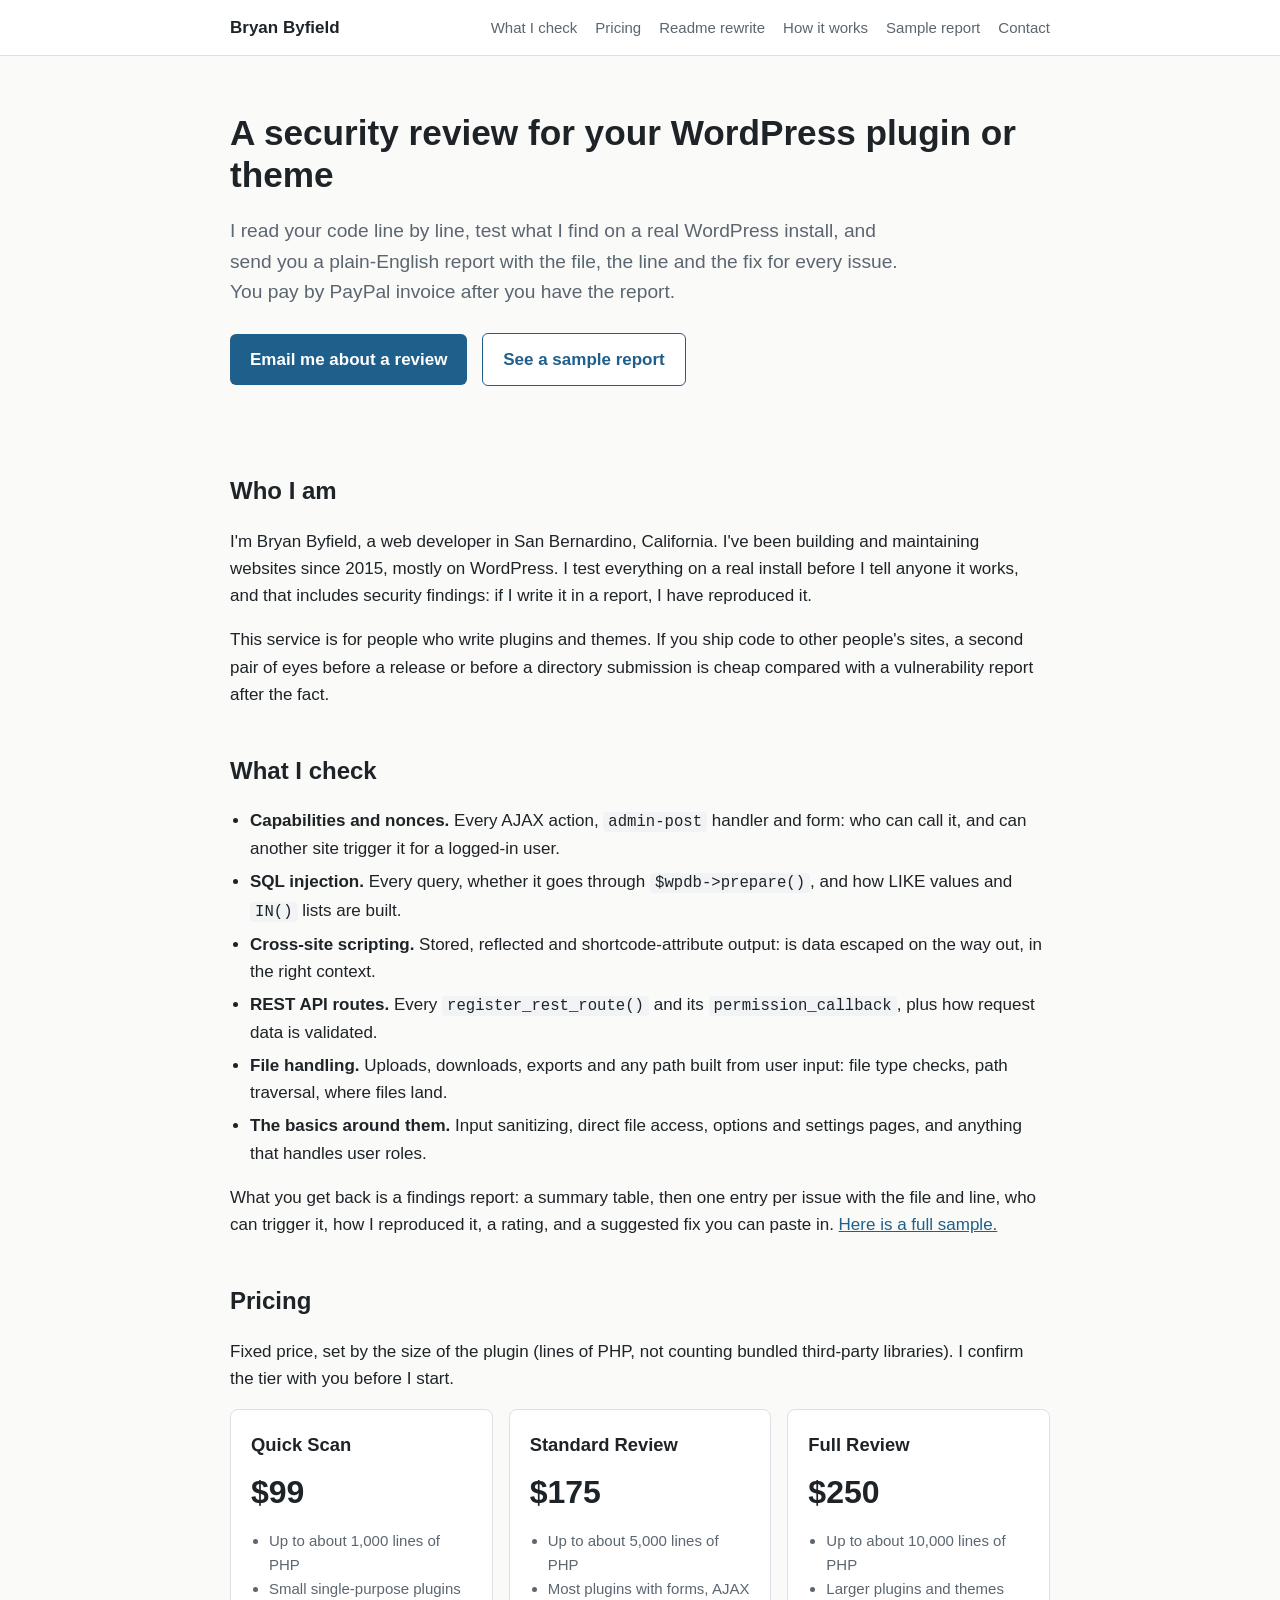
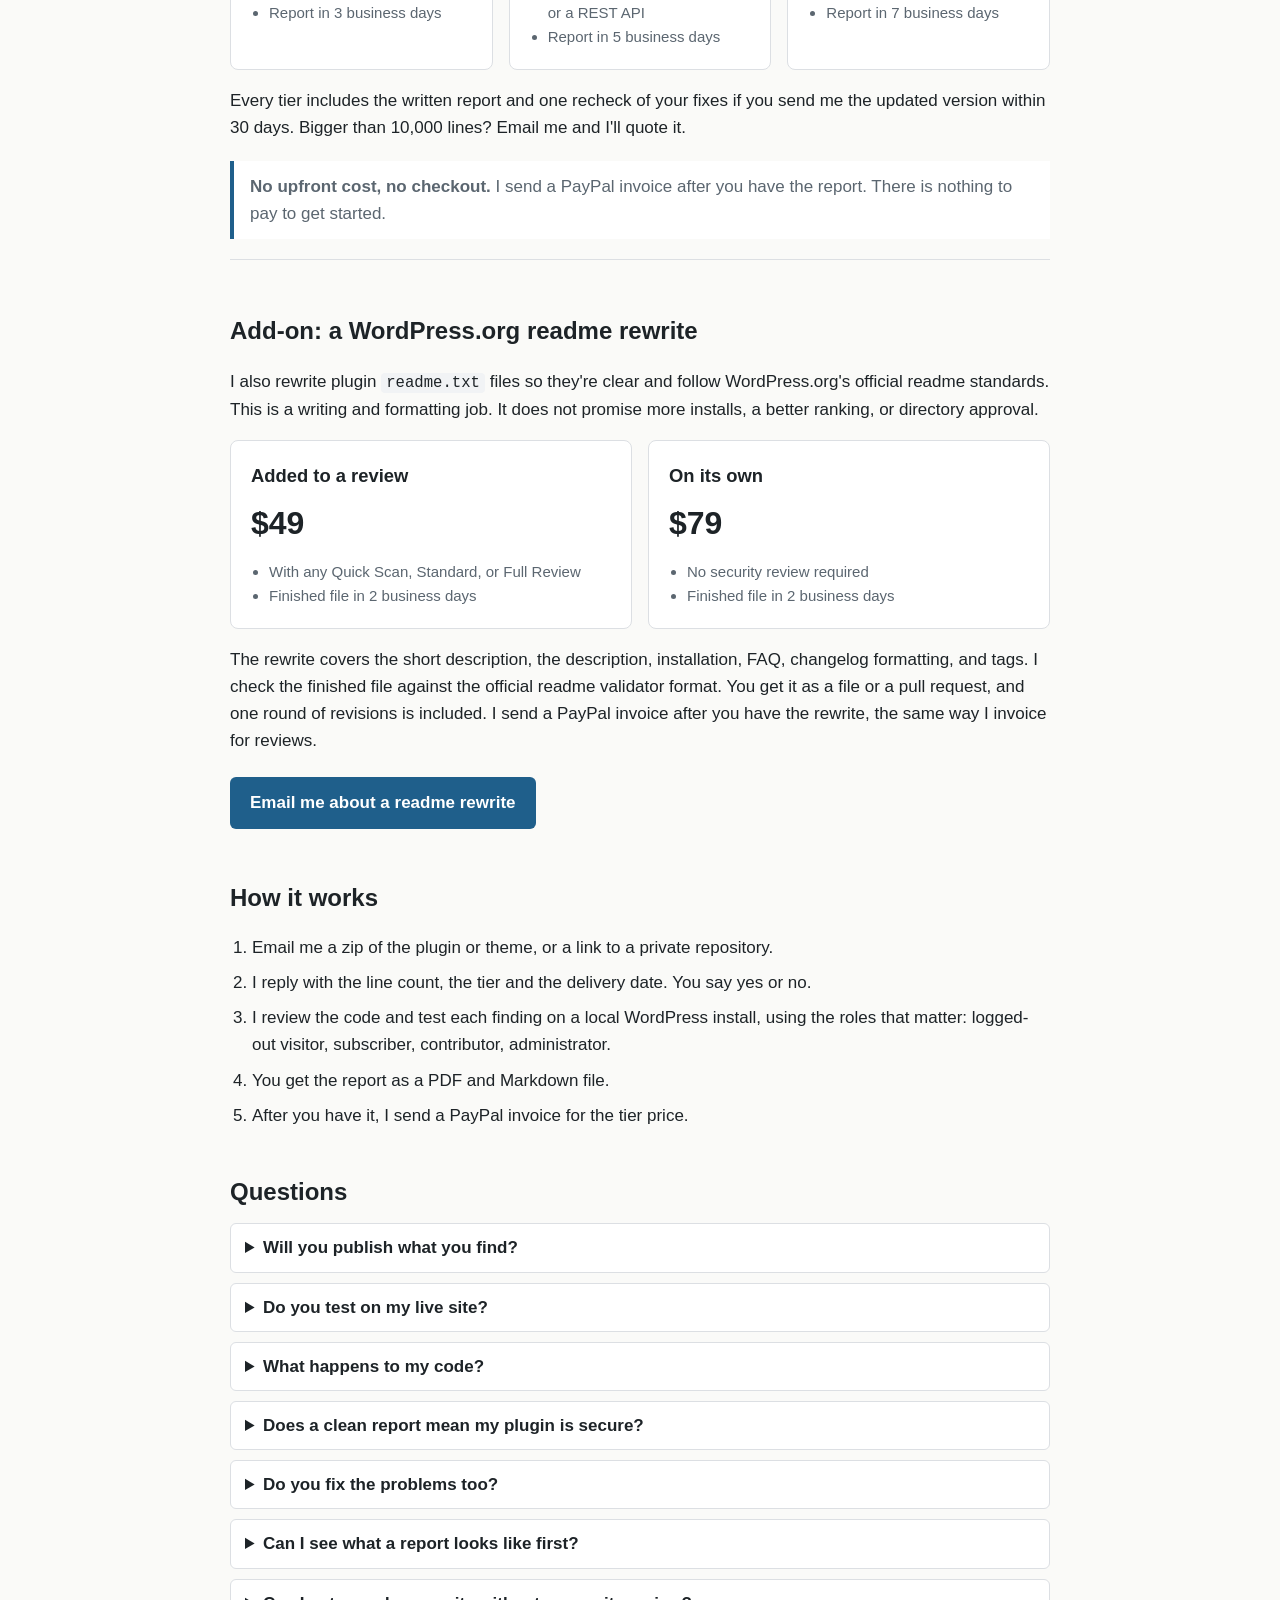
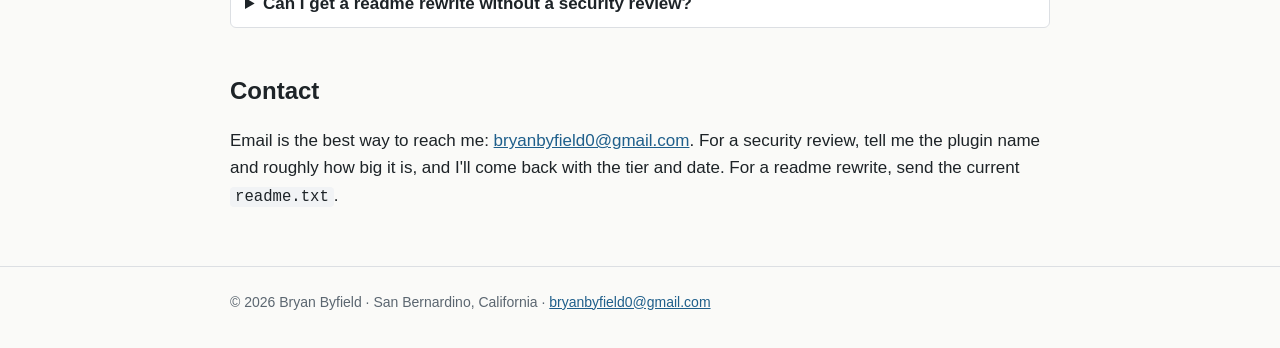
<file: index.html>
<!doctype html>
<html lang="en">
<head>
<meta charset="utf-8">
<meta name="viewport" content="width=device-width, initial-scale=1">
<title>WordPress Plugin Security Review | Bryan Byfield</title>
<meta name="description" content="A fixed-price security review of your WordPress plugin or theme, written up as a clear findings report. Pay by PayPal invoice after you have the report.">
<link rel="stylesheet" href="style.css">
</head>
<body>
<header class="top"><div class="wrap">
  <a class="brand" href="./">Bryan Byfield</a>
  <nav><a href="#what">What I check</a><a href="#pricing">Pricing</a><a href="#readme">Readme rewrite</a><a href="#how">How it works</a><a href="sample-report/">Sample report</a><a href="#contact">Contact</a></nav>
</div></header>

<main class="wrap">
<section class="hero">
  <h1>A security review for your WordPress plugin or theme</h1>
  <p class="lead">I read your code line by line, test what I find on a real WordPress install, and send you a plain-English report with the file, the line and the fix for every issue. You pay by PayPal invoice after you have the report.</p>
  <a class="btn" href="mailto:bryanbyfield0@gmail.com?subject=Plugin%20security%20review">Email me about a review</a>
  <a class="btn alt" href="sample-report/">See a sample report</a>
</section>

<section id="about">
  <h2>Who I am</h2>
  <p>I'm Bryan Byfield, a web developer in San Bernardino, California. I've been building and maintaining websites since 2015, mostly on WordPress. I test everything on a real install before I tell anyone it works, and that includes security findings: if I write it in a report, I have reproduced it.</p>
  <p>This service is for people who write plugins and themes. If you ship code to other people's sites, a second pair of eyes before a release or before a directory submission is cheap compared with a vulnerability report after the fact.</p>
</section>

<section id="what">
  <h2>What I check</h2>
  <ul class="check">
    <li><strong>Capabilities and nonces.</strong> Every AJAX action, <code>admin-post</code> handler and form: who can call it, and can another site trigger it for a logged-in user.</li>
    <li><strong>SQL injection.</strong> Every query, whether it goes through <code>$wpdb-&gt;prepare()</code>, and how LIKE values and <code>IN()</code> lists are built.</li>
    <li><strong>Cross-site scripting.</strong> Stored, reflected and shortcode-attribute output: is data escaped on the way out, in the right context.</li>
    <li><strong>REST API routes.</strong> Every <code>register_rest_route()</code> and its <code>permission_callback</code>, plus how request data is validated.</li>
    <li><strong>File handling.</strong> Uploads, downloads, exports and any path built from user input: file type checks, path traversal, where files land.</li>
    <li><strong>The basics around them.</strong> Input sanitizing, direct file access, options and settings pages, and anything that handles user roles.</li>
  </ul>
  <p>What you get back is a findings report: a summary table, then one entry per issue with the file and line, who can trigger it, how I reproduced it, a rating, and a suggested fix you can paste in. <a href="sample-report/">Here is a full sample.</a></p>
</section>

<section id="pricing">
  <h2>Pricing</h2>
  <p>Fixed price, set by the size of the plugin (lines of PHP, not counting bundled third-party libraries). I confirm the tier with you before I start.</p>
  <div class="tiers">
    <div class="tier">
      <h3>Quick Scan</h3>
      <div class="price">$99</div>
      <ul><li>Up to about 1,000 lines of PHP</li><li>Small single-purpose plugins</li><li>Report in 3 business days</li></ul>
    </div>
    <div class="tier">
      <h3>Standard Review</h3>
      <div class="price">$175</div>
      <ul><li>Up to about 5,000 lines of PHP</li><li>Most plugins with forms, AJAX or a REST API</li><li>Report in 5 business days</li></ul>
    </div>
    <div class="tier">
      <h3>Full Review</h3>
      <div class="price">$250</div>
      <ul><li>Up to about 10,000 lines of PHP</li><li>Larger plugins and themes</li><li>Report in 7 business days</li></ul>
    </div>
  </div>
  <p>Every tier includes the written report and one recheck of your fixes if you send me the updated version within 30 days. Bigger than 10,000 lines? Email me and I'll quote it.</p>
  <div class="note"><strong>No upfront cost, no checkout.</strong> I send a PayPal invoice after you have the report. There is nothing to pay to get started.</div>
</section>


<section id="readme">
  <h2>Add-on: a WordPress.org readme rewrite</h2>
  <p>I also rewrite plugin <code>readme.txt</code> files so they're clear and follow WordPress.org's official readme standards. This is a writing and formatting job. It does not promise more installs, a better ranking, or directory approval.</p>
  <div class="tiers">
    <div class="tier">
      <h3>Added to a review</h3>
      <div class="price">$49</div>
      <ul>
        <li>With any Quick Scan, Standard, or Full Review</li>
        <li>Finished file in 2 business days</li>
      </ul>
    </div>
    <div class="tier">
      <h3>On its own</h3>
      <div class="price">$79</div>
      <ul>
        <li>No security review required</li>
        <li>Finished file in 2 business days</li>
      </ul>
    </div>
  </div>
  <p>The rewrite covers the short description, the description, installation, FAQ, changelog formatting, and tags. I check the finished file against the official readme validator format. You get it as a file or a pull request, and one round of revisions is included. I send a PayPal invoice after you have the rewrite, the same way I invoice for reviews.</p>
  <a class="btn" href="mailto:bryanbyfield0@gmail.com?subject=WordPress.org%20readme%20rewrite">Email me about a readme rewrite</a>
</section>

<section id="how">
  <h2>How it works</h2>
  <ol class="steps">
    <li>Email me a zip of the plugin or theme, or a link to a private repository.</li>
    <li>I reply with the line count, the tier and the delivery date. You say yes or no.</li>
    <li>I review the code and test each finding on a local WordPress install, using the roles that matter: logged-out visitor, subscriber, contributor, administrator.</li>
    <li>You get the report as a PDF and Markdown file.</li>
    <li>After you have it, I send a PayPal invoice for the tier price.</li>
  </ol>
</section>

<section id="faq">
  <h2>Questions</h2>
  <details><summary>Will you publish what you find?</summary><p>No. The report is private to you. I don't disclose anything publicly and I don't submit what I find about your code anywhere else.</p></details>
  <details><summary>Do you test on my live site?</summary><p>Never. I test only on a local install I set up myself, with your code.</p></details>
  <details><summary>What happens to my code?</summary><p>I keep it confidential and delete my copy 30 days after I send the report, or sooner if you ask.</p></details>
  <details><summary>Does a clean report mean my plugin is secure?</summary><p>No. It's a point-in-time review of the version you send me, not a certification or a guarantee. The report states the scope, and I'll say plainly if something is outside it.</p></details>
  <details><summary>Do you fix the problems too?</summary><p>The review includes a suggested fix for every finding. Applying them is up to you, and I'll recheck your changes once, as described above. If you'd like me to make the fixes, email me and I'll quote it separately.</p></details>
  <details><summary>Can I see what a report looks like first?</summary><p>Yes: <a href="sample-report/">the sample report</a> is a review of a demo plugin I wrote myself, with deliberately planted bugs, so no real plugin or person is involved. The <a href="https://github.com/bryanbyfield0-creator/wp-security-review">demo plugin, the fixed version and the check script</a> are public.</p></details>
  <details><summary>Can I get a readme rewrite without a security review?</summary><p>Yes. The rewrite is $79 on its own, or $49 when you add it to any security review. Email me the current <code>readme.txt</code> and I'll confirm the date. Turnaround is 2 business days, and one round of revisions is included. This does not promise more installs, a better ranking, or directory approval.</p></details>
</section>

<section id="contact">
  <h2>Contact</h2>
  <p>Email is the best way to reach me: <a href="mailto:bryanbyfield0@gmail.com?subject=Plugin%20security%20review">bryanbyfield0@gmail.com</a>. For a security review, tell me the plugin name and roughly how big it is, and I'll come back with the tier and date. For a readme rewrite, send the current <code>readme.txt</code>.</p>
</section>
</main>

<footer><div class="wrap">
  &copy; 2026 Bryan Byfield &middot; San Bernardino, California &middot; <a href="mailto:bryanbyfield0@gmail.com">bryanbyfield0@gmail.com</a>
</div></footer>
</body>
</html>
</file>
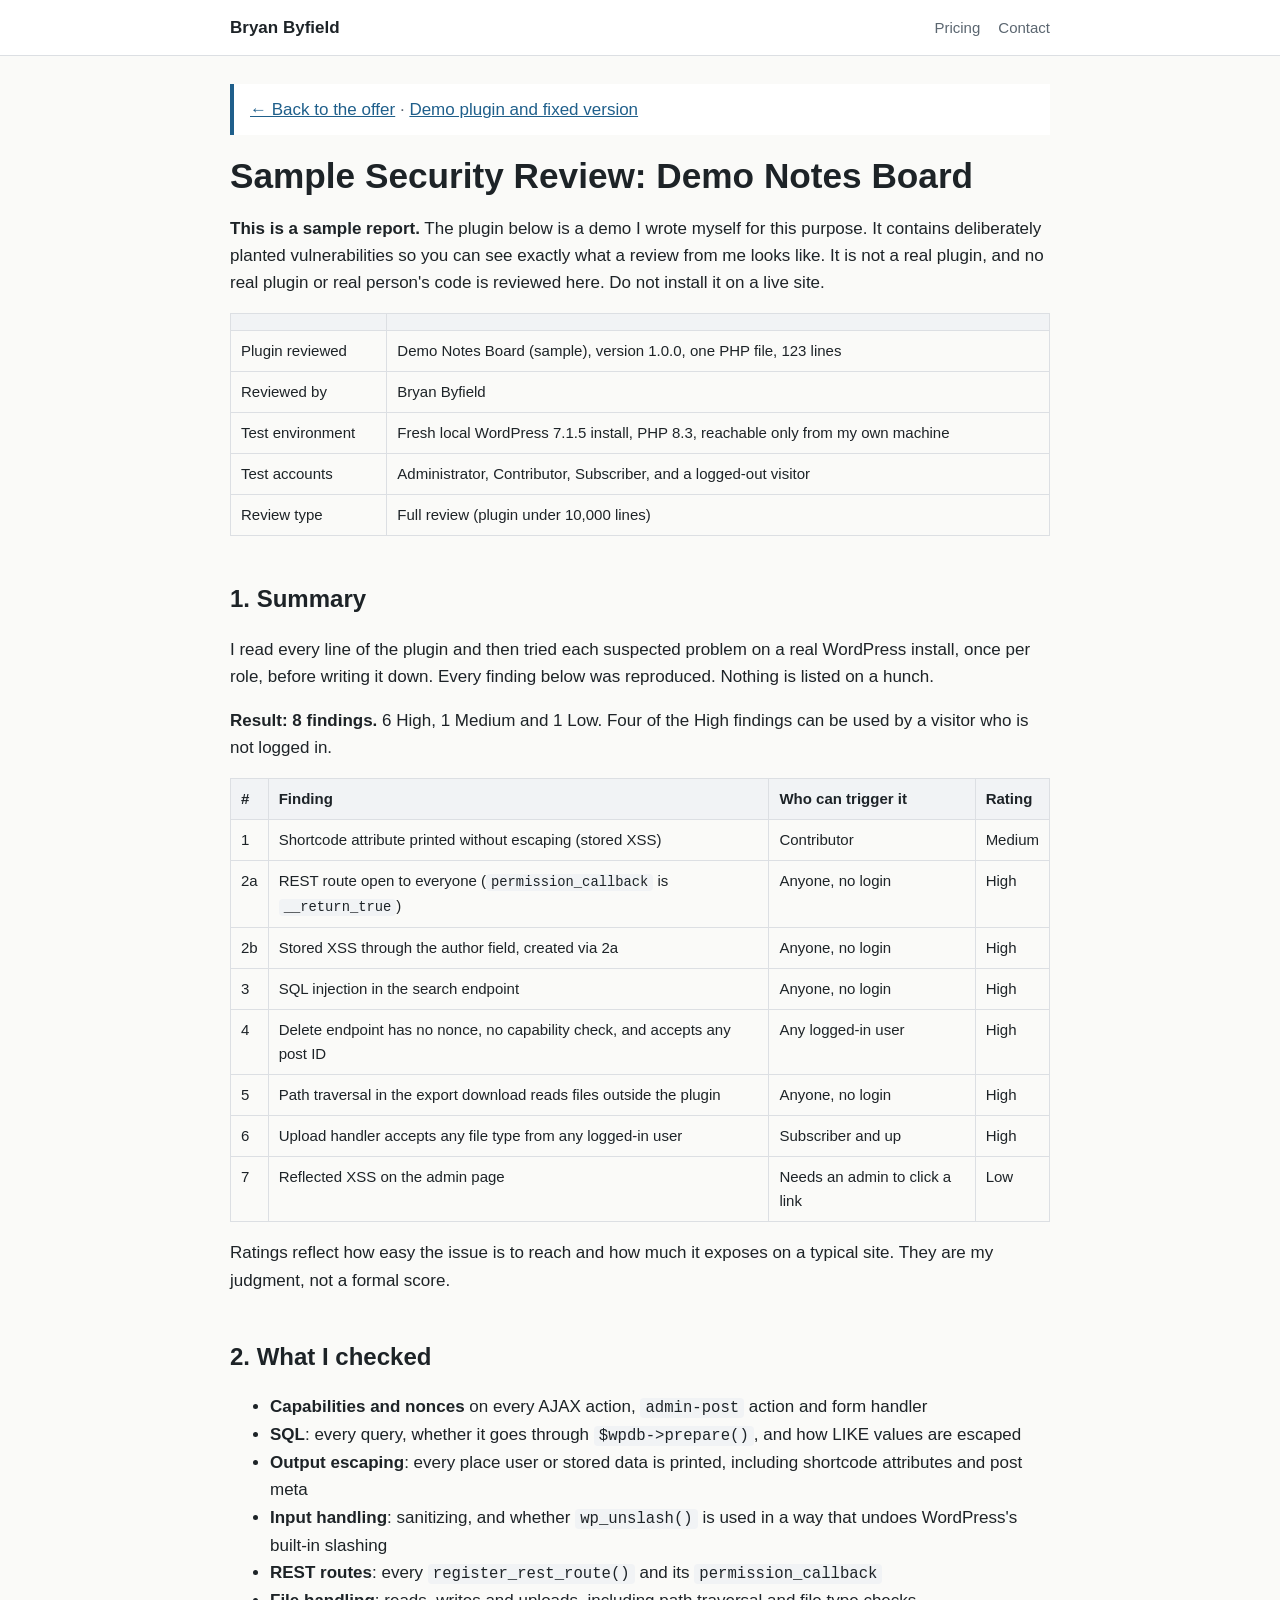
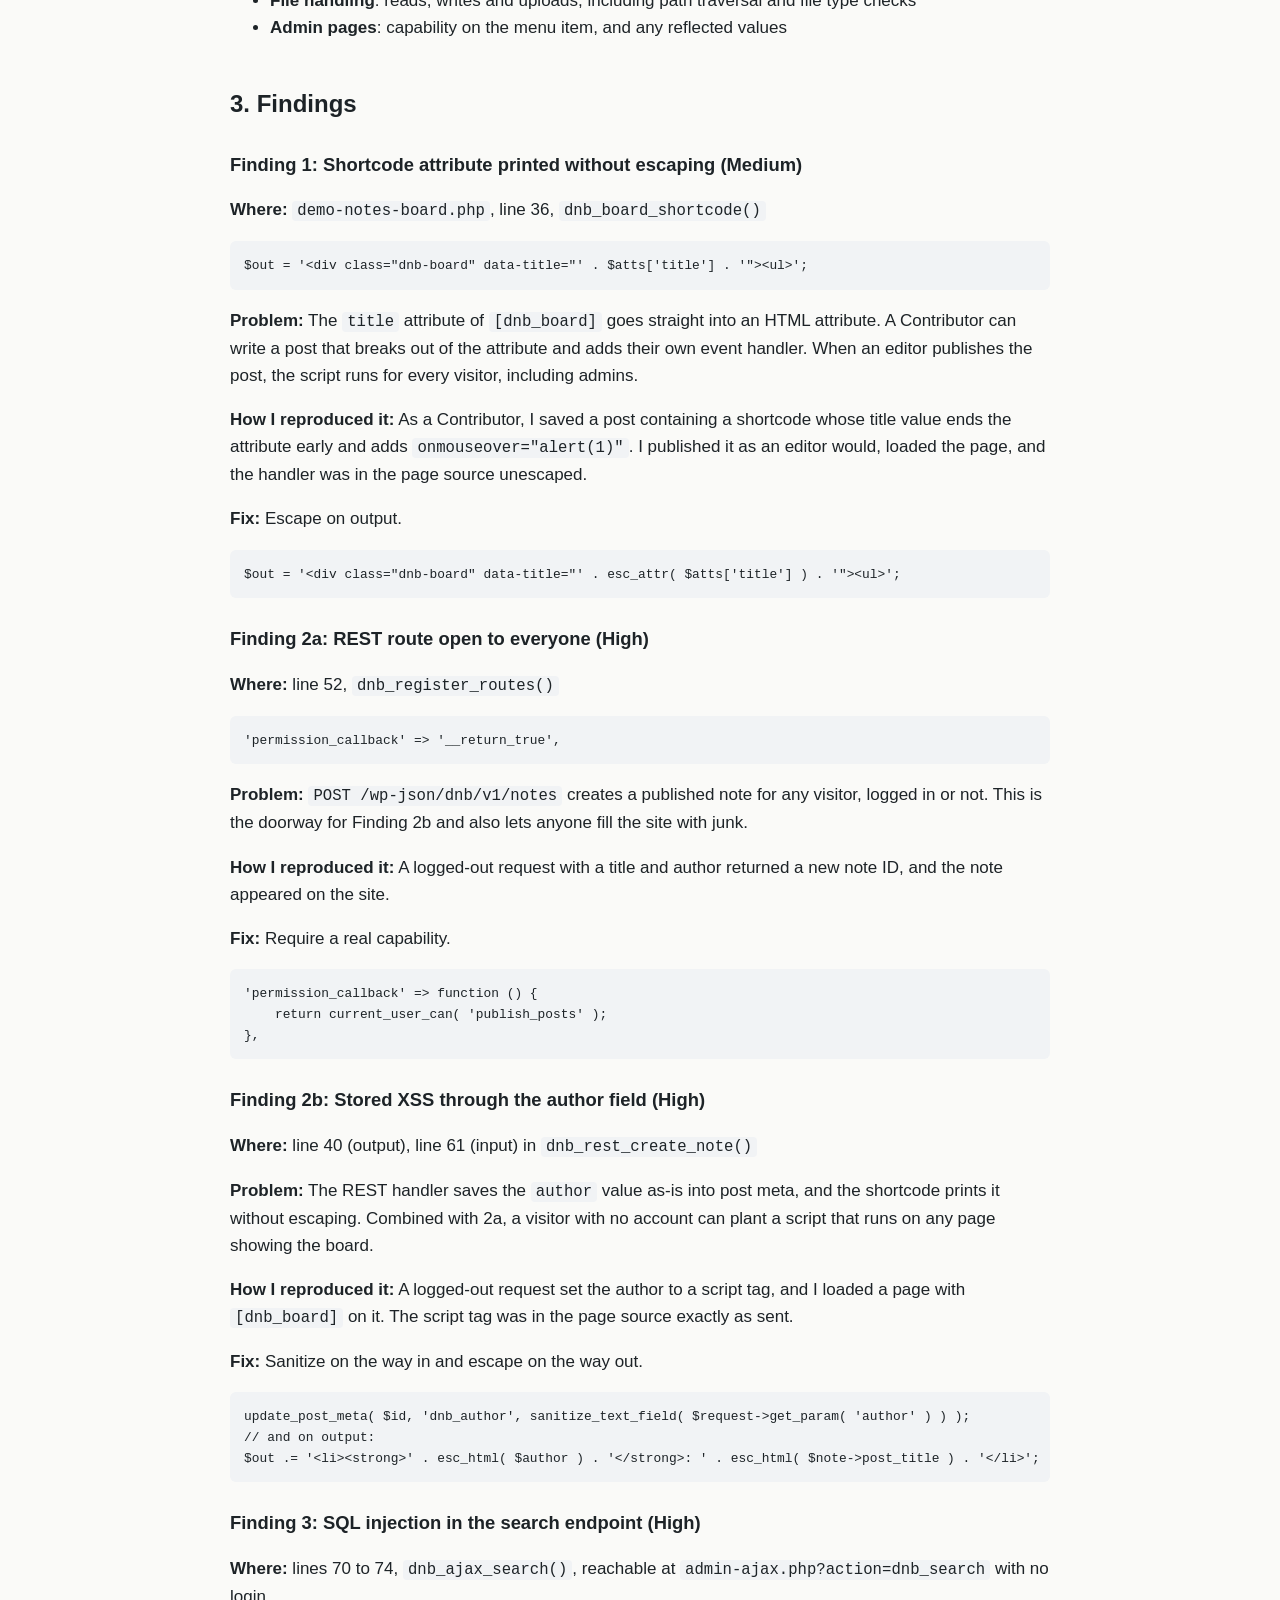
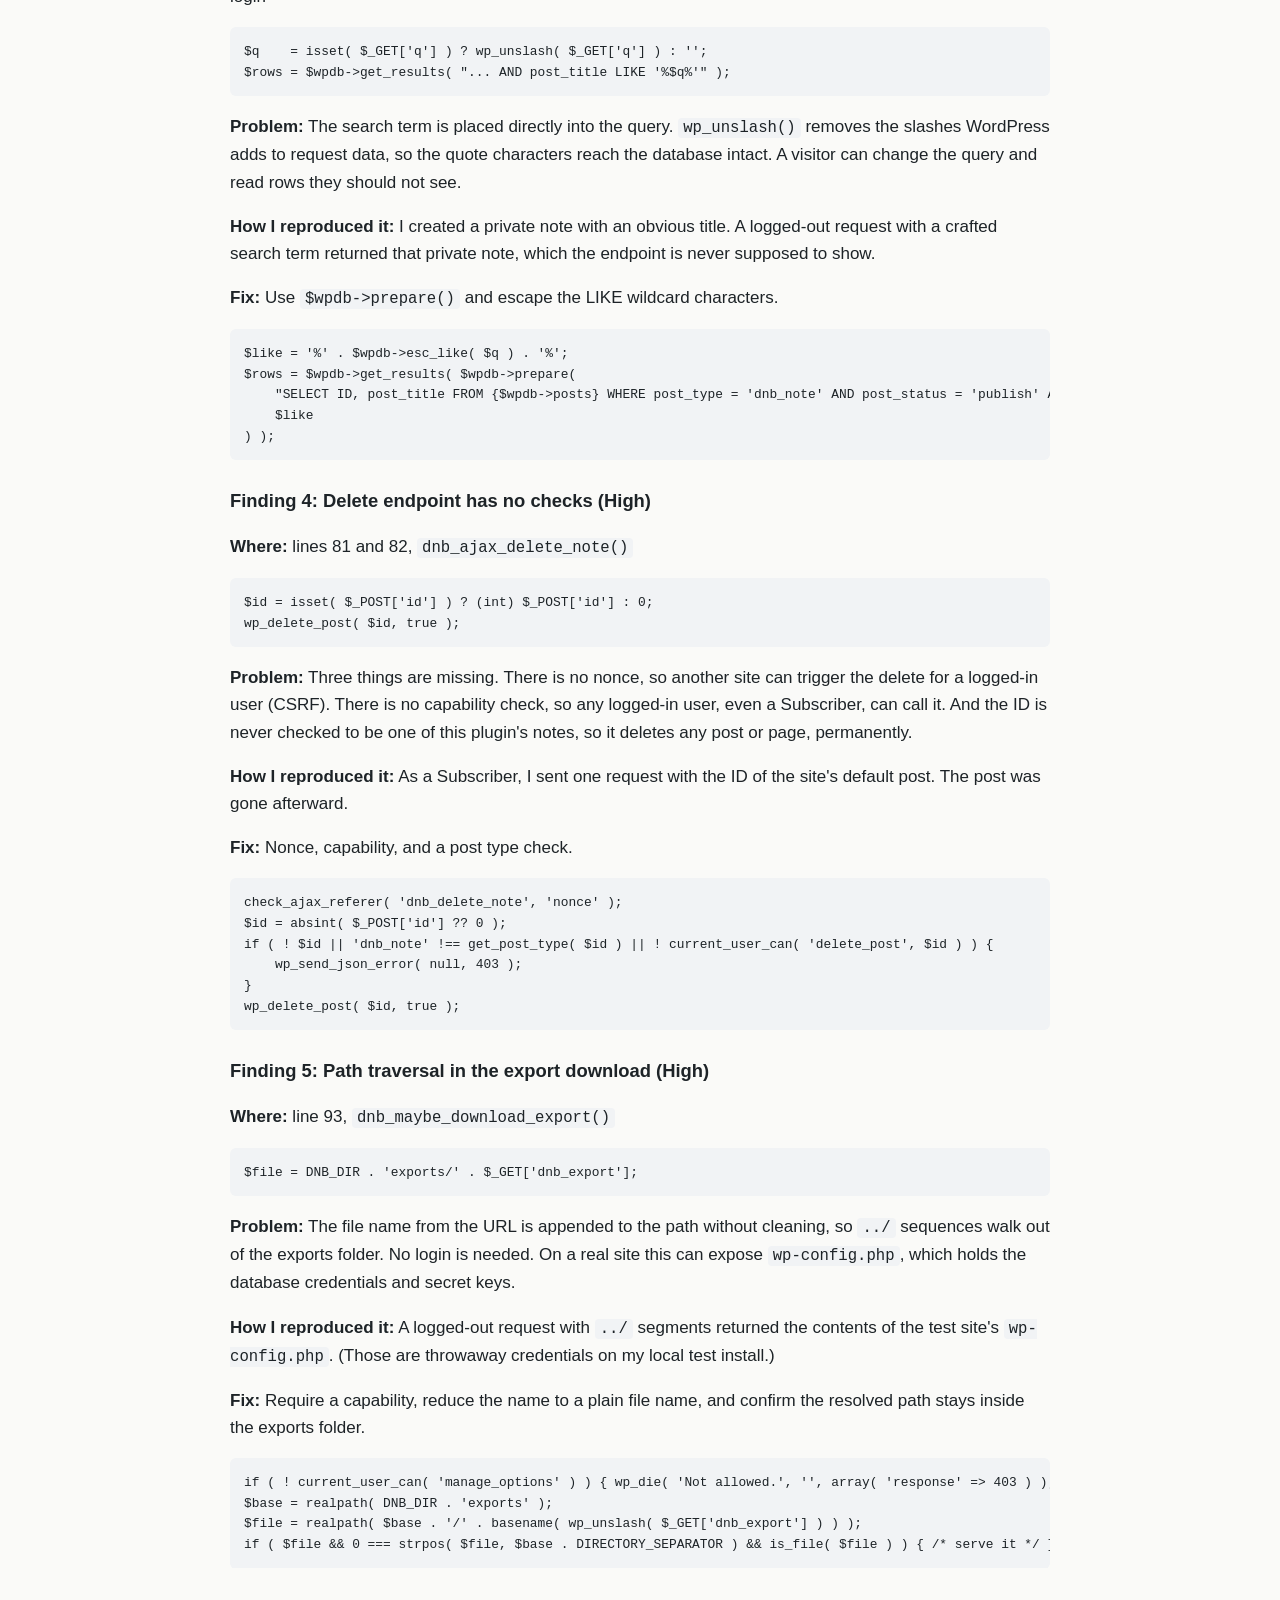
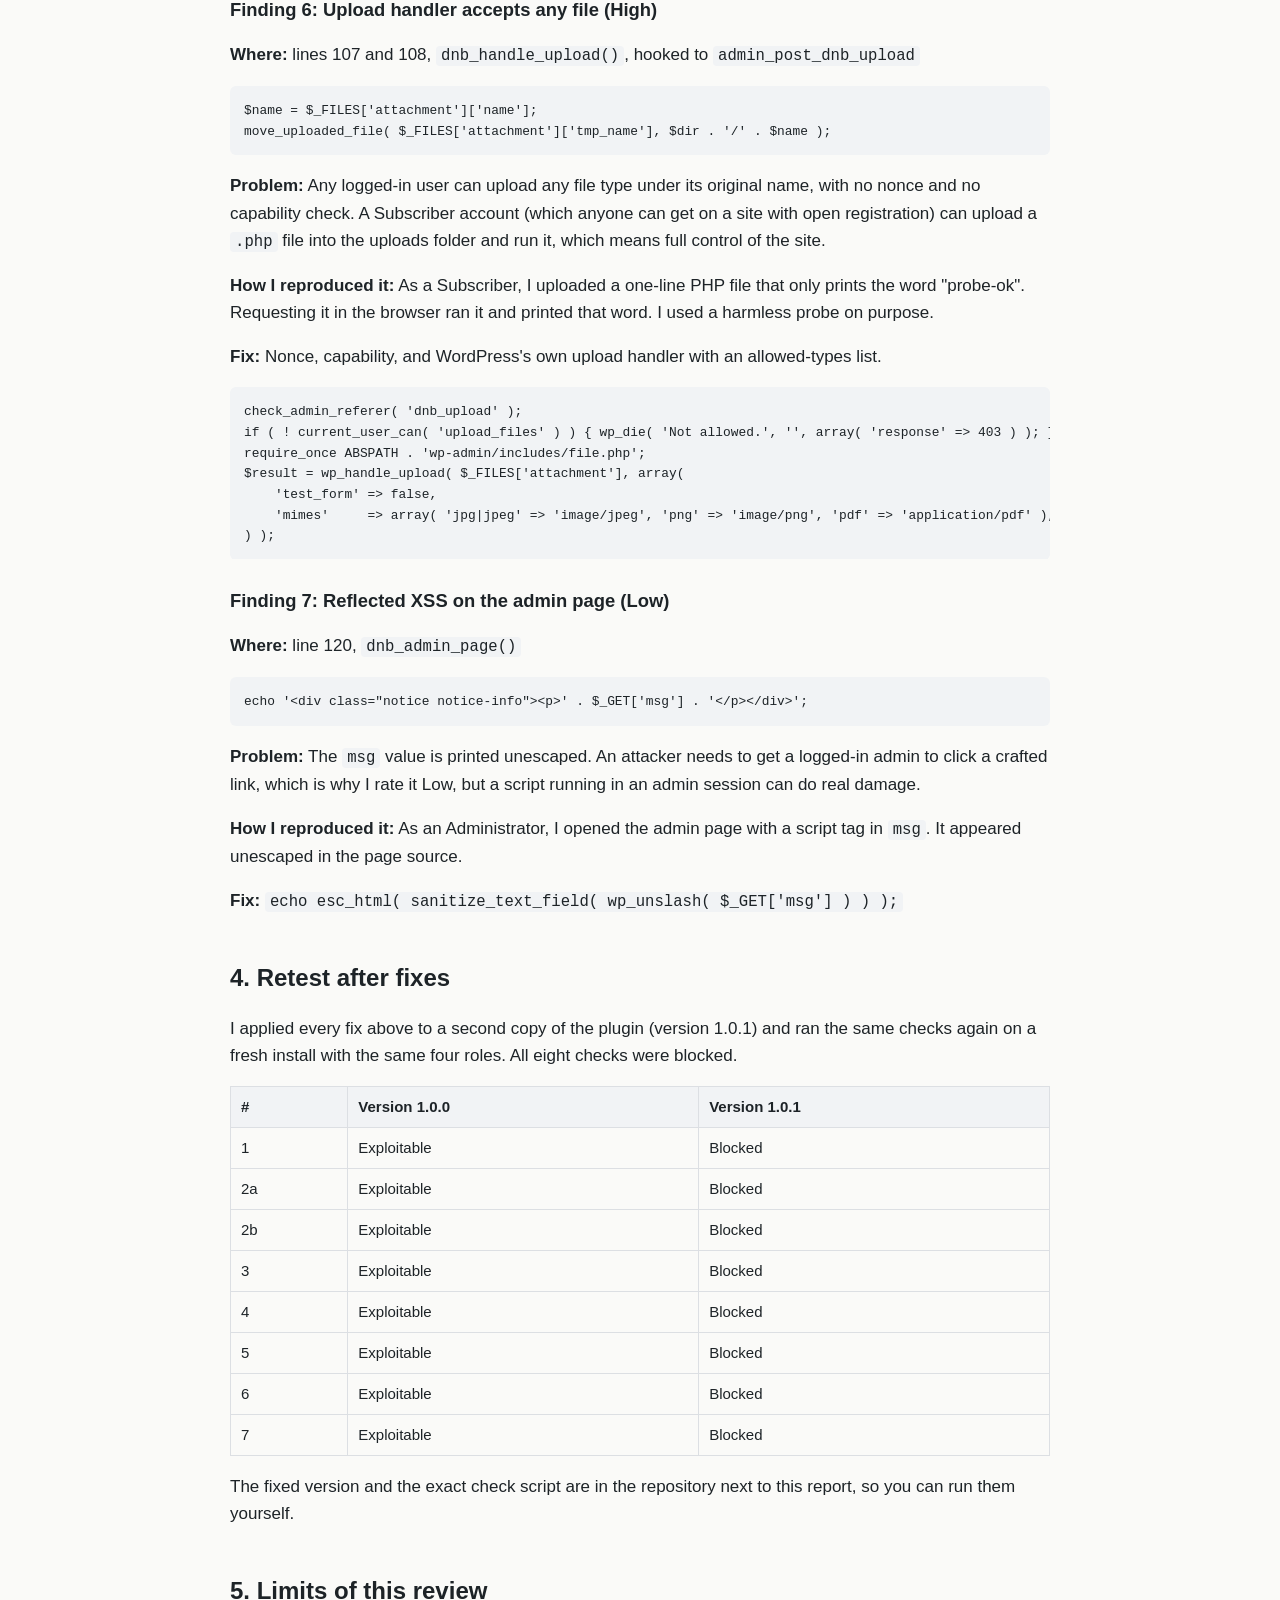
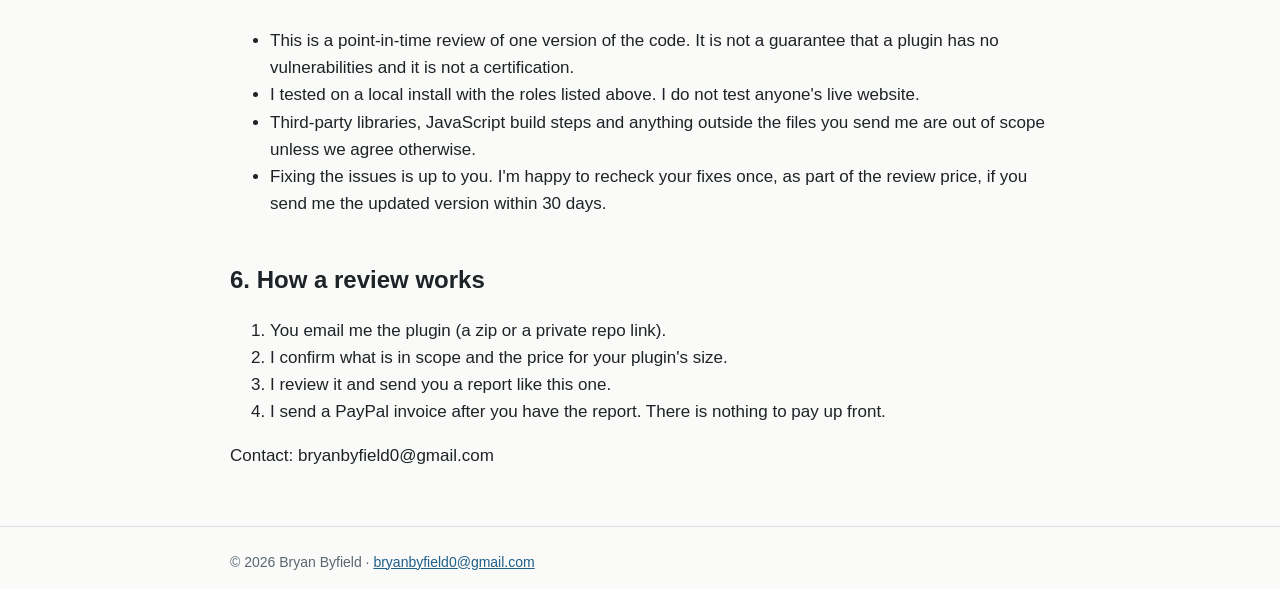
<file: sample-report/index.html>
<!doctype html>
<html lang="en"><head><meta charset="utf-8"><meta name="viewport" content="width=device-width, initial-scale=1">
<title>Sample security review: Demo Notes Board | Bryan Byfield</title>
<meta name="description" content="A sample WordPress plugin security review of a demo plugin with deliberately planted bugs.">
<link rel="stylesheet" href="../style.css"></head><body>
<header class="top"><div class="wrap"><a class="brand" href="../">Bryan Byfield</a><nav><a href="../#pricing">Pricing</a><a href="../#contact">Contact</a></nav></div></header>
<main class="wrap"><div class="note" style="margin-top:28px"><a href="../">&larr; Back to the offer</a> &middot; <a href="https://github.com/bryanbyfield0-creator/wp-security-review/tree/main/demo-plugin">Demo plugin and fixed version</a></div>
<h1>Sample Security Review: Demo Notes Board</h1>
<p><strong>This is a sample report.</strong> The plugin below is a demo I wrote myself for this purpose. It contains deliberately planted vulnerabilities so you can see exactly what a review from me looks like. It is not a real plugin, and no real plugin or real person's code is reviewed here. Do not install it on a live site.</p>
<table>
<thead>
<tr>
<th></th>
<th></th>
</tr>
</thead>
<tbody>
<tr>
<td>Plugin reviewed</td>
<td>Demo Notes Board (sample), version 1.0.0, one PHP file, 123 lines</td>
</tr>
<tr>
<td>Reviewed by</td>
<td>Bryan Byfield</td>
</tr>
<tr>
<td>Test environment</td>
<td>Fresh local WordPress 7.1.5 install, PHP 8.3, reachable only from my own machine</td>
</tr>
<tr>
<td>Test accounts</td>
<td>Administrator, Contributor, Subscriber, and a logged-out visitor</td>
</tr>
<tr>
<td>Review type</td>
<td>Full review (plugin under 10,000 lines)</td>
</tr>
</tbody>
</table>
<h2>1. Summary</h2>
<p>I read every line of the plugin and then tried each suspected problem on a real WordPress install, once per role, before writing it down. Every finding below was reproduced. Nothing is listed on a hunch.</p>
<p><strong>Result: 8 findings.</strong> 6 High, 1 Medium and 1 Low. Four of the High findings can be used by a visitor who is not logged in.</p>
<table>
<thead>
<tr>
<th>#</th>
<th>Finding</th>
<th>Who can trigger it</th>
<th>Rating</th>
</tr>
</thead>
<tbody>
<tr>
<td>1</td>
<td>Shortcode attribute printed without escaping (stored XSS)</td>
<td>Contributor</td>
<td>Medium</td>
</tr>
<tr>
<td>2a</td>
<td>REST route open to everyone (<code>permission_callback</code> is <code>__return_true</code>)</td>
<td>Anyone, no login</td>
<td>High</td>
</tr>
<tr>
<td>2b</td>
<td>Stored XSS through the author field, created via 2a</td>
<td>Anyone, no login</td>
<td>High</td>
</tr>
<tr>
<td>3</td>
<td>SQL injection in the search endpoint</td>
<td>Anyone, no login</td>
<td>High</td>
</tr>
<tr>
<td>4</td>
<td>Delete endpoint has no nonce, no capability check, and accepts any post ID</td>
<td>Any logged-in user</td>
<td>High</td>
</tr>
<tr>
<td>5</td>
<td>Path traversal in the export download reads files outside the plugin</td>
<td>Anyone, no login</td>
<td>High</td>
</tr>
<tr>
<td>6</td>
<td>Upload handler accepts any file type from any logged-in user</td>
<td>Subscriber and up</td>
<td>High</td>
</tr>
<tr>
<td>7</td>
<td>Reflected XSS on the admin page</td>
<td>Needs an admin to click a link</td>
<td>Low</td>
</tr>
</tbody>
</table>
<p>Ratings reflect how easy the issue is to reach and how much it exposes on a typical site. They are my judgment, not a formal score.</p>
<h2>2. What I checked</h2>
<ul>
<li><strong>Capabilities and nonces</strong> on every AJAX action, <code>admin-post</code> action and form handler</li>
<li><strong>SQL</strong>: every query, whether it goes through <code>$wpdb-&gt;prepare()</code>, and how LIKE values are escaped</li>
<li><strong>Output escaping</strong>: every place user or stored data is printed, including shortcode attributes and post meta</li>
<li><strong>Input handling</strong>: sanitizing, and whether <code>wp_unslash()</code> is used in a way that undoes WordPress's built-in slashing</li>
<li><strong>REST routes</strong>: every <code>register_rest_route()</code> and its <code>permission_callback</code></li>
<li><strong>File handling</strong>: reads, writes and uploads, including path traversal and file type checks</li>
<li><strong>Admin pages</strong>: capability on the menu item, and any reflected values</li>
</ul>
<h2>3. Findings</h2>
<h3>Finding 1: Shortcode attribute printed without escaping (Medium)</h3>
<p><strong>Where:</strong> <code>demo-notes-board.php</code>, line 36, <code>dnb_board_shortcode()</code></p>
<pre><code class="language-php">$out = '&lt;div class=&quot;dnb-board&quot; data-title=&quot;' . $atts['title'] . '&quot;&gt;&lt;ul&gt;';
</code></pre>
<p><strong>Problem:</strong> The <code>title</code> attribute of <code>[dnb_board]</code> goes straight into an HTML attribute. A Contributor can write a post that breaks out of the attribute and adds their own event handler. When an editor publishes the post, the script runs for every visitor, including admins.</p>
<p><strong>How I reproduced it:</strong> As a Contributor, I saved a post containing a shortcode whose title value ends the attribute early and adds <code>onmouseover="alert(1)"</code>. I published it as an editor would, loaded the page, and the handler was in the page source unescaped.</p>
<p><strong>Fix:</strong> Escape on output.</p>
<pre><code class="language-php">$out = '&lt;div class=&quot;dnb-board&quot; data-title=&quot;' . esc_attr( $atts['title'] ) . '&quot;&gt;&lt;ul&gt;';
</code></pre>
<h3>Finding 2a: REST route open to everyone (High)</h3>
<p><strong>Where:</strong> line 52, <code>dnb_register_routes()</code></p>
<pre><code class="language-php">'permission_callback' =&gt; '__return_true',
</code></pre>
<p><strong>Problem:</strong> <code>POST /wp-json/dnb/v1/notes</code> creates a published note for any visitor, logged in or not. This is the doorway for Finding 2b and also lets anyone fill the site with junk.</p>
<p><strong>How I reproduced it:</strong> A logged-out request with a title and author returned a new note ID, and the note appeared on the site.</p>
<p><strong>Fix:</strong> Require a real capability.</p>
<pre><code class="language-php">'permission_callback' =&gt; function () {
    return current_user_can( 'publish_posts' );
},
</code></pre>
<h3>Finding 2b: Stored XSS through the author field (High)</h3>
<p><strong>Where:</strong> line 40 (output), line 61 (input) in <code>dnb_rest_create_note()</code></p>
<p><strong>Problem:</strong> The REST handler saves the <code>author</code> value as-is into post meta, and the shortcode prints it without escaping. Combined with 2a, a visitor with no account can plant a script that runs on any page showing the board.</p>
<p><strong>How I reproduced it:</strong> A logged-out request set the author to a script tag, and I loaded a page with <code>[dnb_board]</code> on it. The script tag was in the page source exactly as sent.</p>
<p><strong>Fix:</strong> Sanitize on the way in and escape on the way out.</p>
<pre><code class="language-php">update_post_meta( $id, 'dnb_author', sanitize_text_field( $request-&gt;get_param( 'author' ) ) );
// and on output:
$out .= '&lt;li&gt;&lt;strong&gt;' . esc_html( $author ) . '&lt;/strong&gt;: ' . esc_html( $note-&gt;post_title ) . '&lt;/li&gt;';
</code></pre>
<h3>Finding 3: SQL injection in the search endpoint (High)</h3>
<p><strong>Where:</strong> lines 70 to 74, <code>dnb_ajax_search()</code>, reachable at <code>admin-ajax.php?action=dnb_search</code> with no login</p>
<pre><code class="language-php">$q    = isset( $_GET['q'] ) ? wp_unslash( $_GET['q'] ) : '';
$rows = $wpdb-&gt;get_results( &quot;... AND post_title LIKE '%$q%'&quot; );
</code></pre>
<p><strong>Problem:</strong> The search term is placed directly into the query. <code>wp_unslash()</code> removes the slashes WordPress adds to request data, so the quote characters reach the database intact. A visitor can change the query and read rows they should not see.</p>
<p><strong>How I reproduced it:</strong> I created a private note with an obvious title. A logged-out request with a crafted search term returned that private note, which the endpoint is never supposed to show.</p>
<p><strong>Fix:</strong> Use <code>$wpdb-&gt;prepare()</code> and escape the LIKE wildcard characters.</p>
<pre><code class="language-php">$like = '%' . $wpdb-&gt;esc_like( $q ) . '%';
$rows = $wpdb-&gt;get_results( $wpdb-&gt;prepare(
    &quot;SELECT ID, post_title FROM {$wpdb-&gt;posts} WHERE post_type = 'dnb_note' AND post_status = 'publish' AND post_title LIKE %s&quot;,
    $like
) );
</code></pre>
<h3>Finding 4: Delete endpoint has no checks (High)</h3>
<p><strong>Where:</strong> lines 81 and 82, <code>dnb_ajax_delete_note()</code></p>
<pre><code class="language-php">$id = isset( $_POST['id'] ) ? (int) $_POST['id'] : 0;
wp_delete_post( $id, true );
</code></pre>
<p><strong>Problem:</strong> Three things are missing. There is no nonce, so another site can trigger the delete for a logged-in user (CSRF). There is no capability check, so any logged-in user, even a Subscriber, can call it. And the ID is never checked to be one of this plugin's notes, so it deletes any post or page, permanently.</p>
<p><strong>How I reproduced it:</strong> As a Subscriber, I sent one request with the ID of the site's default post. The post was gone afterward.</p>
<p><strong>Fix:</strong> Nonce, capability, and a post type check.</p>
<pre><code class="language-php">check_ajax_referer( 'dnb_delete_note', 'nonce' );
$id = absint( $_POST['id'] ?? 0 );
if ( ! $id || 'dnb_note' !== get_post_type( $id ) || ! current_user_can( 'delete_post', $id ) ) {
    wp_send_json_error( null, 403 );
}
wp_delete_post( $id, true );
</code></pre>
<h3>Finding 5: Path traversal in the export download (High)</h3>
<p><strong>Where:</strong> line 93, <code>dnb_maybe_download_export()</code></p>
<pre><code class="language-php">$file = DNB_DIR . 'exports/' . $_GET['dnb_export'];
</code></pre>
<p><strong>Problem:</strong> The file name from the URL is appended to the path without cleaning, so <code>../</code> sequences walk out of the exports folder. No login is needed. On a real site this can expose <code>wp-config.php</code>, which holds the database credentials and secret keys.</p>
<p><strong>How I reproduced it:</strong> A logged-out request with <code>../</code> segments returned the contents of the test site's <code>wp-config.php</code>. (Those are throwaway credentials on my local test install.)</p>
<p><strong>Fix:</strong> Require a capability, reduce the name to a plain file name, and confirm the resolved path stays inside the exports folder.</p>
<pre><code class="language-php">if ( ! current_user_can( 'manage_options' ) ) { wp_die( 'Not allowed.', '', array( 'response' =&gt; 403 ) ); }
$base = realpath( DNB_DIR . 'exports' );
$file = realpath( $base . '/' . basename( wp_unslash( $_GET['dnb_export'] ) ) );
if ( $file &amp;&amp; 0 === strpos( $file, $base . DIRECTORY_SEPARATOR ) &amp;&amp; is_file( $file ) ) { /* serve it */ }
</code></pre>
<h3>Finding 6: Upload handler accepts any file (High)</h3>
<p><strong>Where:</strong> lines 107 and 108, <code>dnb_handle_upload()</code>, hooked to <code>admin_post_dnb_upload</code></p>
<pre><code class="language-php">$name = $_FILES['attachment']['name'];
move_uploaded_file( $_FILES['attachment']['tmp_name'], $dir . '/' . $name );
</code></pre>
<p><strong>Problem:</strong> Any logged-in user can upload any file type under its original name, with no nonce and no capability check. A Subscriber account (which anyone can get on a site with open registration) can upload a <code>.php</code> file into the uploads folder and run it, which means full control of the site.</p>
<p><strong>How I reproduced it:</strong> As a Subscriber, I uploaded a one-line PHP file that only prints the word "probe-ok". Requesting it in the browser ran it and printed that word. I used a harmless probe on purpose.</p>
<p><strong>Fix:</strong> Nonce, capability, and WordPress's own upload handler with an allowed-types list.</p>
<pre><code class="language-php">check_admin_referer( 'dnb_upload' );
if ( ! current_user_can( 'upload_files' ) ) { wp_die( 'Not allowed.', '', array( 'response' =&gt; 403 ) ); }
require_once ABSPATH . 'wp-admin/includes/file.php';
$result = wp_handle_upload( $_FILES['attachment'], array(
    'test_form' =&gt; false,
    'mimes'     =&gt; array( 'jpg|jpeg' =&gt; 'image/jpeg', 'png' =&gt; 'image/png', 'pdf' =&gt; 'application/pdf' ),
) );
</code></pre>
<h3>Finding 7: Reflected XSS on the admin page (Low)</h3>
<p><strong>Where:</strong> line 120, <code>dnb_admin_page()</code></p>
<pre><code class="language-php">echo '&lt;div class=&quot;notice notice-info&quot;&gt;&lt;p&gt;' . $_GET['msg'] . '&lt;/p&gt;&lt;/div&gt;';
</code></pre>
<p><strong>Problem:</strong> The <code>msg</code> value is printed unescaped. An attacker needs to get a logged-in admin to click a crafted link, which is why I rate it Low, but a script running in an admin session can do real damage.</p>
<p><strong>How I reproduced it:</strong> As an Administrator, I opened the admin page with a script tag in <code>msg</code>. It appeared unescaped in the page source.</p>
<p><strong>Fix:</strong> <code>echo esc_html( sanitize_text_field( wp_unslash( $_GET['msg'] ) ) );</code></p>
<h2>4. Retest after fixes</h2>
<p>I applied every fix above to a second copy of the plugin (version 1.0.1) and ran the same checks again on a fresh install with the same four roles. All eight checks were blocked.</p>
<table>
<thead>
<tr>
<th>#</th>
<th>Version 1.0.0</th>
<th>Version 1.0.1</th>
</tr>
</thead>
<tbody>
<tr>
<td>1</td>
<td>Exploitable</td>
<td>Blocked</td>
</tr>
<tr>
<td>2a</td>
<td>Exploitable</td>
<td>Blocked</td>
</tr>
<tr>
<td>2b</td>
<td>Exploitable</td>
<td>Blocked</td>
</tr>
<tr>
<td>3</td>
<td>Exploitable</td>
<td>Blocked</td>
</tr>
<tr>
<td>4</td>
<td>Exploitable</td>
<td>Blocked</td>
</tr>
<tr>
<td>5</td>
<td>Exploitable</td>
<td>Blocked</td>
</tr>
<tr>
<td>6</td>
<td>Exploitable</td>
<td>Blocked</td>
</tr>
<tr>
<td>7</td>
<td>Exploitable</td>
<td>Blocked</td>
</tr>
</tbody>
</table>
<p>The fixed version and the exact check script are in the repository next to this report, so you can run them yourself.</p>
<h2>5. Limits of this review</h2>
<ul>
<li>This is a point-in-time review of one version of the code. It is not a guarantee that a plugin has no vulnerabilities and it is not a certification.</li>
<li>I tested on a local install with the roles listed above. I do not test anyone's live website.</li>
<li>Third-party libraries, JavaScript build steps and anything outside the files you send me are out of scope unless we agree otherwise.</li>
<li>Fixing the issues is up to you. I'm happy to recheck your fixes once, as part of the review price, if you send me the updated version within 30 days.</li>
</ul>
<h2>6. How a review works</h2>
<ol>
<li>You email me the plugin (a zip or a private repo link).</li>
<li>I confirm what is in scope and the price for your plugin's size.</li>
<li>I review it and send you a report like this one.</li>
<li>I send a PayPal invoice after you have the report. There is nothing to pay up front.</li>
</ol>
<p>Contact: bryanbyfield0@gmail.com</p>
</main><footer><div class="wrap">&copy; 2026 Bryan Byfield &middot; <a href="mailto:bryanbyfield0@gmail.com">bryanbyfield0@gmail.com</a></div></footer></body></html>
</file>
<file: style.css>
:root{--bg:#fafaf8;--fg:#1d2327;--muted:#5b6670;--accent:#1f5f8b;--line:#dcdfe3;--card:#fff;--code:#f1f3f5}
*{box-sizing:border-box}
body{margin:0;font:17px/1.6 -apple-system,BlinkMacSystemFont,"Segoe UI",Roboto,Helvetica,Arial,sans-serif;color:var(--fg);background:var(--bg)}
.wrap{max-width:860px;margin:0 auto;padding:0 20px}
header.top{border-bottom:1px solid var(--line);background:#fff}
header.top .wrap{display:flex;justify-content:space-between;align-items:center;padding:14px 20px}
header.top a.brand{font-weight:700;color:var(--fg);text-decoration:none}
nav a{margin-left:18px;color:var(--muted);text-decoration:none;font-size:15px}
nav a:hover{color:var(--accent)}
.hero{padding:56px 0 36px}
h1{font-size:2.2rem;line-height:1.2;margin:0 0 14px}
h2{font-size:1.5rem;margin:44px 0 12px}
h3{font-size:1.15rem;margin:26px 0 8px}
p.lead{font-size:1.2rem;color:var(--muted);max-width:680px}
a{color:var(--accent)}
.btn{display:inline-block;background:var(--accent);color:#fff;text-decoration:none;padding:12px 20px;border-radius:6px;font-weight:600;margin:6px 10px 6px 0}
.btn.alt{background:#fff;color:var(--accent);border:1px solid var(--accent)}
.tiers{display:grid;grid-template-columns:repeat(auto-fit,minmax(230px,1fr));gap:16px;margin-top:16px}
.tier{background:var(--card);border:1px solid var(--line);border-radius:8px;padding:20px}
.tier .price{font-size:2rem;font-weight:700}
.tier h3{margin-top:0}
.tier ul{padding-left:18px;margin:10px 0 0;color:var(--muted);font-size:15px}
ul.check{padding-left:20px}
ul.check li{margin:6px 0}
.note{background:#fff;border-left:4px solid var(--accent);padding:12px 16px;color:var(--muted);margin:20px 0}
table{border-collapse:collapse;width:100%;margin:16px 0;font-size:15px}
th,td{border:1px solid var(--line);padding:8px 10px;text-align:left;vertical-align:top}
th{background:#f1f3f5}
pre{background:var(--code);padding:14px;border-radius:6px;overflow-x:auto;font-size:14px;line-height:1.45}
code{background:var(--code);padding:1px 5px;border-radius:4px;font-size:.92em}
pre code{background:none;padding:0}
footer{border-top:1px solid var(--line);margin-top:56px;padding:24px 0 40px;color:var(--muted);font-size:14px}
ol.steps{padding-left:22px}
ol.steps li{margin:8px 0}
details{background:#fff;border:1px solid var(--line);border-radius:6px;padding:10px 14px;margin:10px 0}
summary{cursor:pointer;font-weight:600}
@media(max-width:600px){h1{font-size:1.7rem}nav a{margin-left:12px}}

#readme{margin-top:8px;padding-top:8px;border-top:1px solid var(--line)}
</file>
